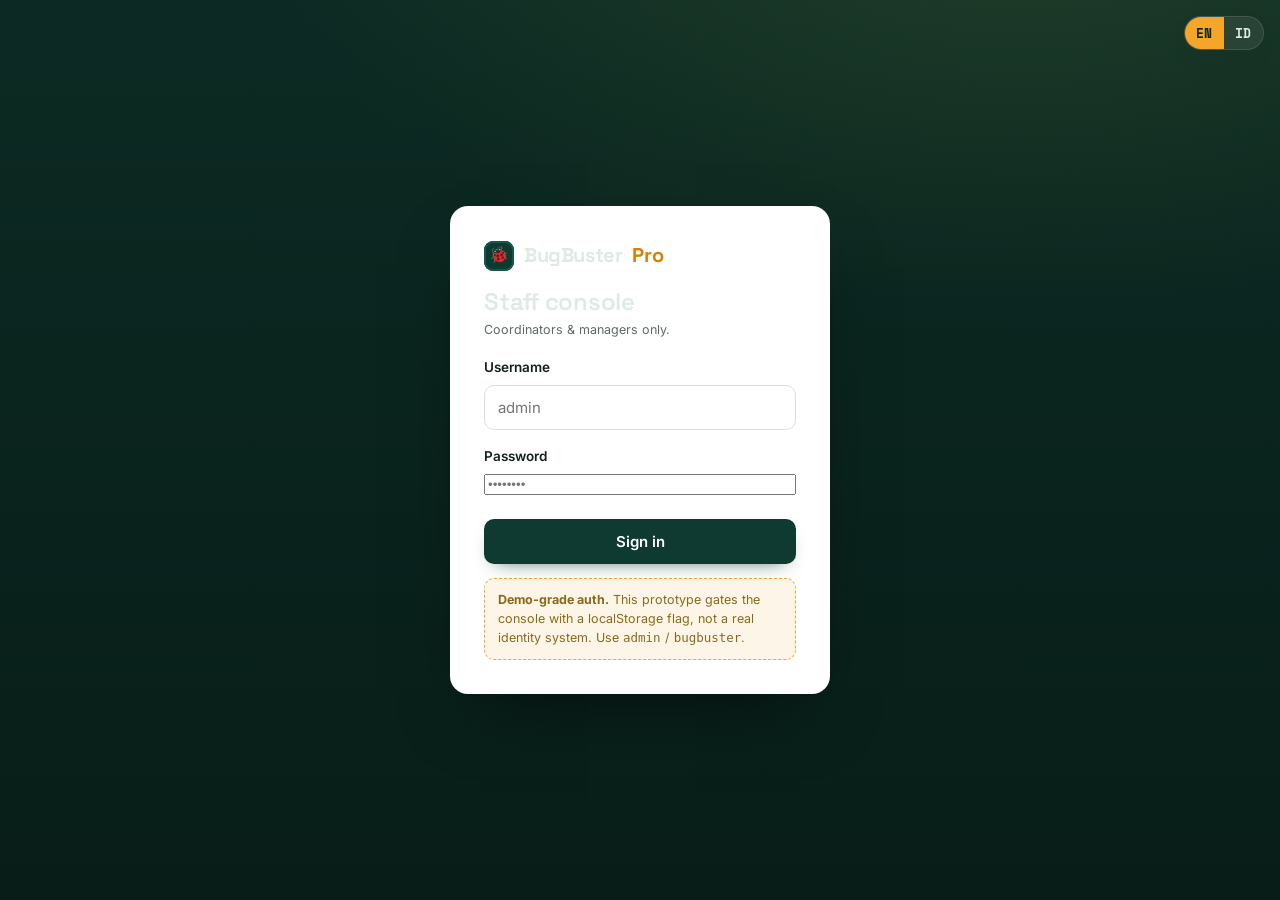
<file: admin/login.html>
<!DOCTYPE html>
<html lang="en">
<head>
<meta charset="UTF-8">
<meta name="viewport" content="width=device-width, initial-scale=1">
<meta name="robots" content="noindex, nofollow">
<title>Staff login · BugBuster Pro</title>
<link rel="preconnect" href="https://fonts.googleapis.com">
<link rel="preconnect" href="https://fonts.gstatic.com" crossorigin>
<link href="https://fonts.googleapis.com/css2?family=Space+Grotesk:wght@500;600;700&family=Inter:wght@400;500;600&family=Space+Mono:wght@400;700&display=swap" rel="stylesheet">
<link rel="stylesheet" href="../css/style.css">
<link rel="stylesheet" href="../css/admin.css">
</head>
<body class="admin">

<div class="login-wrap">
  <div class="login-card">
    <a class="brand" href="../index.html" style="font-size:20px"><span class="mark">🐞</span>BugBuster<b>Pro</b></a>
    <h2 style="margin:18px 0 4px">Staff console</h2>
    <p class="hint" style="margin-bottom:18px">Coordinators &amp; managers only.</p>
    <form id="loginForm" novalidate>
      <div class="form-row"><label class="lab">Username</label>
        <input type="text" name="user" placeholder="admin" autocomplete="username"></div>
      <div class="form-row mt16"><label class="lab">Password</label>
        <input type="password" name="pass" placeholder="••••••••" autocomplete="current-password"></div>
      <div class="inline-err" id="loginErr" style="display:none"></div>
      <button class="btn btn-block mt24" type="submit">Sign in</button>
    </form>
    <div class="demo-note"><strong>Demo-grade auth.</strong> This prototype gates the console with a localStorage flag, not a real identity system. Use <code>admin</code> / <code>bugbuster</code>.</div>
  </div>
</div>

<script>
  // Already signed in? skip straight to the dashboard.
  if (localStorage.getItem("bb_admin_auth")) location.replace("index.html");
  document.getElementById("loginForm").addEventListener("submit", function (e) {
    e.preventDefault();
    var u = this.user.value.trim(), p = this.pass.value;
    var err = document.getElementById("loginErr");
    if (u === "admin" && p === "bugbuster") {
      localStorage.setItem("bb_admin_auth", JSON.stringify({ user: u, at: new Date().toISOString() }));
      location.replace("index.html");
    } else {
      err.textContent = "Invalid credentials. Try admin / bugbuster.";
      err.style.display = "block";
    }
  });
</script>
<script src="../js/i18n.js"></script>
</body>
</html>
</file>
<file: css/style.css>
/* =====================================================================
   BugBuster Pro — css/style.css  (customer theme)
   Identity: "dispatch / field-ops console" — deep pine base, amber
   signature, monospace ID/status codes. Elevated build: one orchestrated
   motion language (rise / fade), layered depth, scroll-reveal, and a
   living ambient hero. Boldness spent on the coded-ops signature; the
   rest stays quiet. All class names preserved for app + i18n.
   ===================================================================== */

:root{
  --ink:#13201c; --pine:#0e3a31; --pine-2:#15584b; --pine-3:#0b2f28; --pine-ink:#0a261f;
  --haze:#f6f4ee; --paper:#ffffff;
  --amber:#f4a52a; --amber-2:#d97f06;
  --lime:#cfe55f; --mist:#eceee7; --line:#dcdfd6; --muted:#5e6b63;
  --danger:#bf3c2b; --ok:#1f7a52; --info:#2b6f8f;
  --r:16px; --rs:10px; --rx:999px;
  /* layered elevation */
  --e1:0 1px 2px rgba(19,32,28,.06), 0 2px 6px -2px rgba(14,58,49,.10);
  --e2:0 2px 4px rgba(19,32,28,.05), 0 16px 32px -20px rgba(14,58,49,.40);
  --e3:0 8px 18px -8px rgba(14,58,49,.28), 0 40px 70px -36px rgba(10,38,31,.55);
  --shadow:var(--e2);
  --glow:0 0 0 4px rgba(207,229,95,.16);
  /* motion */
  --ease:cubic-bezier(.22,.61,.36,1); --spring:cubic-bezier(.34,1.56,.64,1);
  --display:'Space Grotesk',system-ui,-apple-system,sans-serif;
  --body:'Inter',system-ui,-apple-system,sans-serif;
  --mono:'Space Mono','SFMono-Regular',ui-monospace,monospace;
}

*{box-sizing:border-box}
html{-webkit-text-size-adjust:100%;scroll-behavior:smooth}
body{
  margin:0; font-family:var(--body); color:var(--ink); line-height:1.55; font-size:16px;
  -webkit-font-smoothing:antialiased;
  background:
    radial-gradient(60% 60% at 100% 0%, rgba(21,88,75,.05), transparent 60%),
    radial-gradient(50% 50% at 0% 8%, rgba(244,165,42,.04), transparent 55%),
    var(--haze);
}
a{color:inherit;text-decoration:none}
img{max-width:100%;display:block}
h1,h2,h3,h4{font-family:var(--display);font-weight:600;line-height:1.1;margin:0;letter-spacing:-.01em}
p{margin:0}
.wrap{max-width:1120px;margin:0 auto;padding:0 22px}
.muted{color:var(--muted)}
.mono{font-family:var(--mono)}
.center{text-align:center}
section{padding:64px 0}
::selection{background:var(--amber);color:var(--pine-ink)}

/* one motion vocabulary ---------------------------------------------- */
@keyframes rise{from{opacity:0;transform:translateY(16px)}to{opacity:1;transform:none}}
@keyframes fade{from{opacity:0}to{opacity:1}}
@keyframes pop{from{transform:scale(.6);opacity:0}to{transform:scale(1);opacity:1}}
@keyframes drift{0%{transform:translate3d(0,0,0) scale(1)}50%{transform:translate3d(2.5%,2%,0) scale(1.06)}100%{transform:translate3d(0,0,0) scale(1)}}
@keyframes floaty{0%,100%{transform:rotate(-2deg) translateY(0)}50%{transform:rotate(-2deg) translateY(-9px)}}
@keyframes haloPulse{0%,100%{box-shadow:0 0 0 0 rgba(244,165,42,.30)}50%{box-shadow:0 0 0 6px rgba(244,165,42,0)}}
@keyframes dotPulse{0%,100%{box-shadow:0 0 0 0 currentColor;opacity:1}50%{box-shadow:0 0 0 4px transparent;opacity:.55}}
@keyframes sweep{to{transform:translateX(220%) skewX(-18deg)}}
@keyframes underline{from{transform:scaleX(0)}to{transform:scaleX(1)}}

/* ---------- header / nav ---------- */
.nav{position:sticky;top:0;z-index:40;background:rgba(246,244,238,.78);backdrop-filter:saturate(140%) blur(12px);
  border-bottom:1px solid var(--line);transition:box-shadow .3s var(--ease)}
.nav:hover{box-shadow:0 10px 30px -24px rgba(14,58,49,.5)}
.nav .wrap{display:flex;align-items:center;gap:20px;height:64px}
.brand{display:flex;align-items:center;gap:10px;font-family:var(--display);font-weight:700;font-size:18px;letter-spacing:-.02em}
.brand .mark{width:30px;height:30px;border-radius:9px;background:var(--pine);color:var(--lime);display:grid;place-items:center;
  font-size:16px;box-shadow:inset 0 0 0 2px var(--pine-2);transition:transform .35s var(--spring), box-shadow .3s}
.brand:hover .mark{transform:rotate(-8deg) scale(1.06);box-shadow:inset 0 0 0 2px var(--lime),0 6px 16px -8px rgba(14,58,49,.6)}
.brand b{color:var(--amber-2)}
.nav nav{display:flex;gap:4px;margin-left:auto;align-items:center}
.nav nav a{position:relative;padding:8px 12px;border-radius:var(--rs);font-size:14px;font-weight:500;color:var(--muted);
  transition:color .18s ease, background .18s ease}
.nav nav a:not(.cta)::after{content:"";position:absolute;left:12px;right:12px;bottom:5px;height:2px;border-radius:2px;
  background:var(--amber);transform:scaleX(0);transform-origin:left;transition:transform .25s var(--ease)}
.nav nav a:not(.cta):hover{color:var(--ink)}
.nav nav a:not(.cta):hover::after{transform:scaleX(1)}
.nav nav a.cta{background:var(--pine);color:#fff;font-weight:600;overflow:hidden;box-shadow:0 6px 16px -10px rgba(14,58,49,.9)}
.nav nav a.cta:hover{background:var(--pine-ink);color:#fff;transform:translateY(-1px)}
.menu-toggle{display:none}

/* ---------- buttons ---------- */
.btn{position:relative;display:inline-flex;align-items:center;gap:8px;justify-content:center;cursor:pointer;border:none;overflow:hidden;
  font-family:var(--body);font-weight:600;font-size:15px;padding:13px 20px;border-radius:var(--rs);
  background:var(--pine);color:#fff;box-shadow:0 8px 20px -12px rgba(14,58,49,.9);
  transition:transform .12s var(--ease), background .18s ease, box-shadow .25s ease}
.btn::after{content:"";position:absolute;top:0;left:-60%;width:40%;height:100%;
  background:linear-gradient(100deg,transparent,rgba(255,255,255,.35),transparent);transform:translateX(0) skewX(-18deg);pointer-events:none}
.btn:hover{background:var(--pine-ink);transform:translateY(-2px);box-shadow:0 16px 30px -16px rgba(10,38,31,.9)}
.btn:hover::after{animation:sweep .7s var(--ease)}
.btn:active{transform:translateY(0) scale(.99)}
.btn-amber{background:var(--amber);color:var(--pine-ink);box-shadow:0 8px 22px -12px rgba(217,127,6,.9)}
.btn-amber:hover{background:var(--amber-2);color:#fff;box-shadow:0 16px 34px -16px rgba(217,127,6,.85)}
.btn-ghost{background:transparent;color:var(--ink);box-shadow:inset 0 0 0 1.5px var(--line)}
.btn-ghost::after{display:none}
.btn-ghost:hover{background:var(--paper);box-shadow:inset 0 0 0 1.5px var(--pine-2),0 10px 24px -16px rgba(14,58,49,.5)}
.btn-sm{padding:9px 14px;font-size:13.5px}
.btn-block{width:100%}
.btn[disabled]{opacity:.5;cursor:not-allowed;transform:none;box-shadow:none}
.btn[disabled]::after{display:none}

/* ---------- coded chips / status (the signature) ---------- */
.tag{font-family:var(--mono);font-size:12px;font-weight:700;letter-spacing:.02em;padding:4px 9px;border-radius:7px;
  background:var(--pine-ink);color:var(--lime);display:inline-flex;align-items:center;gap:6px;
  box-shadow:inset 0 0 0 1px rgba(207,229,95,.18)}
.eyebrow{font-family:var(--mono);font-size:12px;letter-spacing:.16em;text-transform:uppercase;color:var(--amber-2);font-weight:700;
  display:inline-flex;align-items:center;gap:9px}
.eyebrow::before{content:"";width:22px;height:2px;background:linear-gradient(90deg,var(--amber),transparent);border-radius:2px}
.badge{position:relative;font-family:var(--mono);font-size:11.5px;font-weight:700;padding:4px 10px;border-radius:var(--rx);
  display:inline-flex;align-items:center;gap:6px;white-space:nowrap}
.badge::before{content:"";width:7px;height:7px;border-radius:50%;background:currentColor;flex:none}
.st-requested{background:#eef1ec;color:#5e6b63}
.st-confirmed{background:#e4f0f5;color:#246079}
.st-assigned,.st-technician-assigned{background:#fdf0db;color:#b9760a}
.st-in-progress{background:#e7f1ec;color:#1f7a52}
.st-in-progress::before{animation:dotPulse 1.6s var(--ease) infinite}
.st-completed{background:#e3f3e5;color:#1f7a3f}
.st-cancelled{background:#f6e7e4;color:#bf3c2b}

/* ---------- hero ---------- */
.hero{position:relative;overflow:hidden;color:#eaf1ec;padding:78px 0 88px;
  background:linear-gradient(180deg,#0e3a31,#0a261f)}
/* living ambient mesh */
.hero::before{content:"";position:absolute;inset:-20%;z-index:0;pointer-events:none;
  background:
    radial-gradient(38% 44% at 86% 8%, rgba(207,229,95,.22), transparent 60%),
    radial-gradient(40% 40% at 8% 0%, rgba(244,165,42,.16), transparent 55%),
    radial-gradient(36% 40% at 70% 92%, rgba(21,88,75,.55), transparent 60%);
  animation:drift 18s ease-in-out infinite}
/* fine grain for depth */
.hero::after{content:"";position:absolute;inset:0;z-index:0;pointer-events:none;opacity:.5;mix-blend-mode:overlay;
  background-image:url("data:image/svg+xml,%3Csvg xmlns='http://www.w3.org/2000/svg' width='120' height='120'%3E%3Cfilter id='n'%3E%3CfeTurbulence type='fractalNoise' baseFrequency='.9' numOctaves='2'/%3E%3C/filter%3E%3Crect width='100%25' height='100%25' filter='url(%23n)' opacity='.5'/%3E%3C/svg%3E")}
.hero .wrap{position:relative;z-index:1}
.hero .eyebrow{color:var(--lime);animation:rise .6s var(--ease) both}
.hero .eyebrow::before{background:linear-gradient(90deg,var(--lime),transparent)}
.hero h1{font-size:clamp(34px,5.4vw,62px);color:#fff;margin:14px 0 16px;letter-spacing:-.025em;
  animation:rise .7s var(--ease) .06s both}
.hero h1 .hl{color:var(--amber);position:relative;white-space:nowrap}
.hero h1 .hl::after{content:"";position:absolute;left:-.04em;right:-.04em;bottom:.07em;height:.42em;z-index:-1;border-radius:4px;
  background:linear-gradient(90deg,rgba(244,165,42,.28),rgba(244,165,42,.12));transform:scaleX(0);transform-origin:left;
  animation:underline .8s var(--ease) .5s both}
.hero p.lead{font-size:18px;color:#bfcdc4;max-width:560px;animation:rise .7s var(--ease) .14s both}
.hero-actions{display:flex;gap:12px;margin-top:28px;flex-wrap:wrap;animation:rise .7s var(--ease) .22s both}
.hero-strip{display:flex;gap:28px;margin-top:42px;flex-wrap:wrap;animation:rise .7s var(--ease) .3s both}
.hero-strip div{font-size:13.5px;color:#9fb3a8;position:relative;padding-left:14px}
.hero-strip div::before{content:"";position:absolute;left:0;top:6px;bottom:6px;width:3px;border-radius:3px;background:var(--amber);opacity:.7}
.hero-strip b{display:block;font-family:var(--display);font-size:27px;color:#fff;font-weight:600;letter-spacing:-.02em}
.hero-card{position:absolute;right:-12px;bottom:-18px;width:340px;max-width:42vw;background:var(--paper);color:var(--ink);z-index:1;
  border-radius:var(--r);box-shadow:var(--e3);padding:18px;transform:rotate(-2deg);display:none;
  animation:floaty 7s ease-in-out 1s infinite}
@media(min-width:1040px){.hero-card{display:block}}
.hero-card .row{display:flex;justify-content:space-between;align-items:center;padding:9px 0;border-bottom:1px dashed var(--line);font-size:13.5px}
.hero-card .row:last-child{border:none}

/* ---------- generic cards / grids ---------- */
.grid{display:grid;gap:18px}
.g-3{grid-template-columns:repeat(3,1fr)}
.g-2{grid-template-columns:repeat(2,1fr)}
.card{position:relative;background:var(--paper);border:1px solid var(--line);border-radius:var(--r);padding:20px;box-shadow:var(--e1);
  transition:box-shadow .3s var(--ease), border-color .25s, transform .2s var(--ease)}
.section-head{display:flex;align-items:end;justify-content:space-between;gap:16px;margin-bottom:26px;flex-wrap:wrap}
.section-head h2{font-size:clamp(26px,3.4vw,38px)}
.section-head p{max-width:520px}

/* ---------- service catalog ---------- */
.svc-toolbar{display:flex;gap:10px;flex-wrap:wrap;margin-bottom:22px;align-items:center}
.svc-card{display:flex;flex-direction:column;gap:10px;position:relative;overflow:hidden;
  transition:transform .22s var(--ease), box-shadow .3s var(--ease), border-color .25s}
.svc-card::before{content:"";position:absolute;left:0;right:0;top:0;height:3px;border-radius:3px 3px 0 0;
  background:linear-gradient(90deg,var(--amber),var(--lime));transform:scaleX(0);transform-origin:left;transition:transform .3s var(--ease)}
.svc-card:hover{transform:translateY(-5px);border-color:var(--pine-2);box-shadow:var(--e3)}
.svc-card:hover::before{transform:scaleX(1)}
.svc-icon{font-size:30px;width:54px;height:54px;border-radius:13px;background:var(--mist);display:grid;place-items:center;
  transition:transform .35s var(--spring), background .25s}
.svc-card:hover .svc-icon{transform:scale(1.08) rotate(-6deg);background:#e8efe9}
.svc-card h3{font-size:19px}
.svc-card .sub{font-family:var(--mono);font-size:12px;color:var(--amber-2);font-weight:700}
.svc-card .desc{font-size:14px;color:var(--muted);flex:1}
.svc-meta{display:flex;justify-content:space-between;align-items:center;margin-top:6px;padding-top:14px;border-top:1px solid var(--line)}
.price{font-family:var(--display);font-weight:600;font-size:20px}
.dur{font-family:var(--mono);font-size:12px;color:var(--muted)}

/* ---------- forms ---------- */
.form-grid{display:grid;gap:18px;grid-template-columns:1fr 1fr}
.form-row{display:flex;flex-direction:column;gap:7px}
.form-row.full{grid-column:1/-1}
label.lab{font-size:13.5px;font-weight:600;color:var(--ink)}
label.lab .req{color:var(--amber-2)}
.hint{font-size:12.5px;color:var(--muted)}
input[type=text],input[type=email],input[type=tel],input[type=number],input[type=date],select,textarea{
  font-family:var(--body);font-size:15px;color:var(--ink);background:var(--paper);
  border:1.5px solid var(--line);border-radius:var(--rs);padding:12px 13px;width:100%;
  transition:border-color .18s, box-shadow .25s, transform .12s}
textarea{resize:vertical;min-height:90px}
input:focus,select:focus,textarea:focus{outline:none;border-color:var(--pine-2);box-shadow:0 0 0 3px rgba(21,88,75,.14)}
.has-error{border-color:var(--danger)!important;box-shadow:0 0 0 3px rgba(191,60,43,.14)!important}
.field-error{color:var(--danger);font-size:12.5px;margin-top:2px;font-weight:500;animation:rise .25s var(--ease) both}
select{appearance:none;background-image:url("data:image/svg+xml;utf8,<svg xmlns='http://www.w3.org/2000/svg' width='14' height='14' viewBox='0 0 24 24' fill='none' stroke='%235e6b63' stroke-width='2.5'><path d='M6 9l6 6 6-6'/></svg>");background-repeat:no-repeat;background-position:right 12px center;padding-right:36px}

/* choice cards (radio / checkbox) */
.choice-grid{display:grid;gap:10px;grid-template-columns:repeat(auto-fit,minmax(140px,1fr))}
.choice{position:relative;cursor:pointer}
.choice input{position:absolute;opacity:0;inset:0;cursor:pointer}
.choice .box{border:1.5px solid var(--line);border-radius:var(--rs);padding:12px 14px;font-size:14px;font-weight:500;
  background:var(--paper);transition:transform .15s var(--ease), border-color .15s, background .15s, box-shadow .2s;display:flex;align-items:center;gap:9px}
.choice .box small{display:block;color:var(--muted);font-weight:400;font-size:12px}
.choice:hover .box{border-color:var(--pine-2);transform:translateY(-1px);box-shadow:0 8px 18px -14px rgba(14,58,49,.6)}
.choice input:checked+.box{border-color:var(--pine-2);background:#f1f6f3;box-shadow:inset 0 0 0 1.5px var(--pine-2)}
.choice input:focus-visible+.box{box-shadow:0 0 0 3px rgba(21,88,75,.2)}
.switch{display:flex;align-items:center;gap:12px;padding:14px;border:1.5px solid var(--line);border-radius:var(--rs);background:var(--paper);transition:border-color .2s}
.switch:hover{border-color:var(--pine-2)}
.switch input{width:18px;height:18px;accent-color:var(--pine)}

/* ---------- cart / summary ---------- */
.summary{position:sticky;top:84px}
.line{display:flex;justify-content:space-between;align-items:center;padding:11px 0;border-bottom:1px dashed var(--line);font-size:14.5px;animation:fade .3s var(--ease) both}
.line:last-of-type{border:none}
.total-line{display:flex;justify-content:space-between;align-items:center;margin-top:12px;padding-top:14px;border-top:2px solid var(--ink)}
.total-line .price{font-size:24px}
.pick{display:flex;justify-content:space-between;align-items:center;gap:10px;padding:12px;border:1.5px solid var(--line);border-radius:var(--rs);margin-bottom:10px;
  transition:border-color .2s, background .2s, transform .15s var(--ease);animation:rise .3s var(--ease) both}
.pick:hover{transform:translateX(2px)}
.pick.active{border-color:var(--pine-2);background:#f1f6f3}
.qty{display:flex;align-items:center;gap:6px}
.qty button{width:30px;height:30px;border-radius:8px;border:1.5px solid var(--line);background:var(--paper);cursor:pointer;font-size:16px;font-weight:700;color:var(--pine);
  transition:transform .12s var(--spring), border-color .15s, background .15s}
.qty button:hover{border-color:var(--pine-2);background:#f1f6f3;transform:scale(1.1)}
.qty button:active{transform:scale(.92)}
.stepwrap{display:flex;gap:8px;margin-bottom:26px;flex-wrap:wrap}
.stepwrap .step{font-family:var(--mono);font-size:12px;font-weight:700;padding:7px 12px;border-radius:var(--rx);background:var(--mist);color:var(--muted);transition:.2s var(--ease)}
.stepwrap .step.on{background:var(--pine);color:#fff;box-shadow:0 6px 14px -8px rgba(14,58,49,.8)}
.stepwrap .step.done{background:var(--lime);color:var(--pine-ink)}

/* ---------- tracking timeline ---------- */
.timeline{position:relative;margin:8px 0 0;padding-left:6px}
.tl-item{position:relative;padding:0 0 26px 34px;animation:rise .45s var(--ease) both}
.tl-item:nth-child(2){animation-delay:.07s}.tl-item:nth-child(3){animation-delay:.14s}
.tl-item:nth-child(4){animation-delay:.21s}.tl-item:nth-child(5){animation-delay:.28s}
.tl-item::before{content:"";position:absolute;left:9px;top:22px;bottom:-4px;width:2px;background:var(--line)}
.tl-item:last-child::before{display:none}
.tl-dot{position:absolute;left:0;top:2px;width:20px;height:20px;border-radius:50%;background:var(--paper);border:2px solid var(--line);display:grid;place-items:center;font-size:11px;color:#fff;transition:.25s var(--ease)}
.tl-item.done .tl-dot{background:var(--ok);border-color:var(--ok)}
.tl-item.current .tl-dot{background:var(--amber);border-color:var(--amber);animation:haloPulse 1.8s var(--ease) infinite}
.tl-item.done::before{background:linear-gradient(180deg,var(--ok),var(--ok))}
.tl-title{font-weight:600;font-size:15px}
.tl-time{font-family:var(--mono);font-size:12px;color:var(--muted)}

/* ---------- stars ---------- */
.stars{display:inline-flex;gap:4px;font-size:24px;cursor:pointer}
.stars span{color:var(--line);transition:transform .15s var(--spring), color .12s;line-height:1}
.stars span:hover{transform:scale(1.25)}
.stars span.on{color:var(--amber);animation:pop .25s var(--spring)}
.stars.readonly{cursor:default;font-size:16px}
.stars.readonly span{transition:none}.stars.readonly span:hover{transform:none}

/* ---------- feedback cards ---------- */
.fb-card{display:flex;flex-direction:column;gap:8px;transition:transform .2s var(--ease), box-shadow .3s var(--ease)}
.fb-card:hover{transform:translateY(-3px);box-shadow:var(--e2)}
.fb-top{display:flex;justify-content:space-between;align-items:center;gap:10px}
.fb-card .quote{font-size:15px}

/* ---------- toast ---------- */
.toast-wrap{position:fixed;right:18px;bottom:18px;z-index:80;display:flex;flex-direction:column;gap:10px}
.toast{background:var(--pine-ink);color:#eaf1ec;padding:13px 16px;border-radius:12px;font-size:14px;max-width:330px;
  box-shadow:var(--e3);display:flex;gap:10px;align-items:start;animation:toastIn .45s var(--spring)}
.toast.ok{border-left:3px solid var(--lime)}
.toast.err{border-left:3px solid var(--danger)}
@keyframes toastIn{from{transform:translateY(16px) scale(.96);opacity:0}to{transform:translateY(0) scale(1);opacity:1}}

/* ---------- empty state ---------- */
.empty{text-align:center;padding:48px 20px;color:var(--muted)}
.empty .em{font-size:40px;margin-bottom:8px;animation:floaty 6s ease-in-out infinite;display:inline-block}

/* ---------- footer ---------- */
.footer{background:var(--pine-ink);color:#a9bdb2;padding:40px 0;font-size:14px;position:relative;overflow:hidden}
.footer::before{content:"";position:absolute;inset:0;pointer-events:none;
  background:radial-gradient(60% 100% at 100% 0%, rgba(207,229,95,.06), transparent 60%)}
.footer .wrap{position:relative;display:flex;justify-content:space-between;gap:20px;flex-wrap:wrap;align-items:center}
.footer .brand{color:#fff}
.footer a{transition:color .18s}
.footer a:hover{color:var(--lime)}
.note{font-size:12px;color:#7e948a;margin-top:6px}

/* ---------- responsive ---------- */
@media(max-width:860px){
  .g-3{grid-template-columns:1fr 1fr}
  .form-grid{grid-template-columns:1fr}
  .two-col{grid-template-columns:1fr!important}
}
@media(max-width:620px){
  section{padding:46px 0}
  .g-3,.g-2{grid-template-columns:1fr}
  .nav nav{display:none;position:absolute;top:64px;left:0;right:0;flex-direction:column;background:var(--haze);border-bottom:1px solid var(--line);padding:10px 22px;gap:4px}
  .nav nav.open{display:flex;animation:rise .25s var(--ease)}
  .nav nav a{padding:11px 12px}
  .nav nav a:not(.cta)::after{display:none}
  .menu-toggle{display:inline-flex;margin-left:auto;background:none;border:1.5px solid var(--line);border-radius:9px;padding:7px 10px;cursor:pointer;font-size:18px;transition:border-color .2s}
  .menu-toggle:hover{border-color:var(--pine-2)}
  .hero-strip{gap:18px}
}

/* a11y */
:focus-visible{outline:3px solid var(--amber);outline-offset:2px}
@media(prefers-reduced-motion:reduce){*{animation:none!important;transition:none!important}}

/* scroll-reveal (progressive enhancement; safe + reduced-motion aware) -
   Hidden state lives ONLY in the keyframe, so unsupported browsers and
   reduced-motion users always see content. Customer pages only. */
@supports (animation-timeline: view()){
  @media (prefers-reduced-motion:no-preference){
    body:not(.admin) .section-head,
    body:not(.admin) .two-col,
    body:not(.admin) section > .wrap > .card{
      animation:revealUp linear both;animation-timeline:view();animation-range:entry 2% cover 30%}
    body:not(.admin) .svc-card,
    body:not(.admin) .fb-card{
      animation:revealFade linear both;animation-timeline:view();animation-range:entry 0% cover 26%}
  }
}
@keyframes revealUp{from{opacity:0;transform:translateY(28px)}to{opacity:1;transform:none}}
@keyframes revealFade{from{opacity:0;transform:scale(.985)}to{opacity:1;transform:none}}

/* layout helpers */
.two-col{display:grid;grid-template-columns:1.6fr 1fr;gap:28px;align-items:start}
.stack-sm>*+*{margin-top:10px}
.mt8{margin-top:8px}.mt16{margin-top:16px}.mt24{margin-top:24px}
.flex{display:flex;gap:10px;align-items:center;flex-wrap:wrap}
.spread{display:flex;justify-content:space-between;align-items:center;gap:12px}
</file>
<file: css/admin.css>
/* =====================================================================
   BugBuster Pro — css/admin.css  (back-office "control room" theme)
   Loads AFTER style.css (reuses its tokens, motion keyframes, .btn,
   .badge, status chips). Dark chrome (canvas + sidebar); content panels
   reuse the light .card / .tbl components. Elevated: sliding nav
   indicator, KPI hover, growing analytics bars, live table rows, an
   ambient ops grid, and a glowing login. All class names preserved.
   ===================================================================== */

@keyframes barGrow{from{transform:scaleX(0)}to{transform:scaleX(1)}}
@keyframes glowRing{0%,100%{box-shadow:0 30px 70px -30px rgba(0,0,0,.6),0 0 0 1px rgba(207,229,95,.10)}50%{box-shadow:0 30px 70px -30px rgba(0,0,0,.6),0 0 36px -6px rgba(207,229,95,.28)}}
@keyframes pillPulse{0%,100%{opacity:1}50%{opacity:.45}}

body.admin{
  background:
    radial-gradient(120% 80% at 100% 0%, rgba(207,229,95,.06), transparent 50%),
    linear-gradient(180deg,#0c2a23,#081d18);
  color:#dfeae4;min-height:100vh;
}

.admin-shell{position:relative;display:grid;grid-template-columns:248px 1fr;min-height:100vh}
/* faint ops grid for control-room texture */
.admin-shell::before{content:"";position:fixed;inset:0;z-index:0;pointer-events:none;opacity:.5;
  background-image:linear-gradient(rgba(255,255,255,.025) 1px,transparent 1px),linear-gradient(90deg,rgba(255,255,255,.025) 1px,transparent 1px);
  background-size:48px 48px;mask-image:radial-gradient(120% 80% at 70% 0%,#000,transparent 75%)}
.admin-shell > *{position:relative;z-index:1}

/* sidebar */
.sidebar{background:#081d18;border-right:1px solid rgba(255,255,255,.07);padding:20px 14px;position:sticky;top:0;height:100vh;display:flex;flex-direction:column;gap:6px}
.sidebar .brand{color:#fff;margin:4px 8px 18px}
.sidebar .brand .mark{transition:transform .35s var(--spring)}
.sidebar .brand:hover .mark{transform:rotate(-8deg) scale(1.06)}
.sidebar .navbtn{position:relative;display:flex;align-items:center;gap:11px;width:100%;text-align:left;background:none;border:none;cursor:pointer;
  color:#9fb6ab;font-family:var(--body);font-size:14.5px;font-weight:500;padding:11px 12px;border-radius:10px;
  transition:background .18s, color .18s, transform .15s var(--ease)}
.sidebar .navbtn::before{content:"";position:absolute;left:4px;top:50%;width:3px;height:0;border-radius:3px;background:var(--lime);transform:translateY(-50%);transition:height .25s var(--ease)}
.sidebar .navbtn:hover{background:rgba(255,255,255,.05);color:#fff;transform:translateX(2px)}
.sidebar .navbtn.on{background:var(--pine-2);color:#fff;font-weight:600}
.sidebar .navbtn.on::before{height:20px}
.sidebar .navbtn .ic{width:20px;text-align:center;transition:transform .25s var(--spring)}
.sidebar .navbtn:hover .ic{transform:scale(1.18)}
.sidebar .sb-foot{margin-top:auto;padding:10px 8px;border-top:1px solid rgba(255,255,255,.07)}
.sidebar .sb-foot a{color:#7e978c;font-size:12.5px;transition:color .18s}
.sidebar .sb-foot a:hover{color:var(--lime)}

/* main + topbar */
.main{padding:22px 28px 60px;min-width:0}
.topbar{display:flex;align-items:center;gap:14px;margin-bottom:24px;flex-wrap:wrap;animation:rise .5s var(--ease) both}
.topbar h1{font-size:26px;color:#fff;margin-right:auto;letter-spacing:-.02em}
.topbar .pill{font-family:var(--mono);font-size:12px;background:rgba(255,255,255,.07);color:#cfe0d7;padding:6px 11px;border-radius:var(--rx);
  box-shadow:inset 0 0 0 1px rgba(255,255,255,.06)}
.iconbtn{background:rgba(255,255,255,.06);border:1px solid rgba(255,255,255,.1);color:#dfeae4;cursor:pointer;
  padding:8px 13px;border-radius:10px;font-size:13.5px;font-weight:600;display:inline-flex;gap:7px;align-items:center;
  transition:background .18s, transform .12s var(--ease), border-color .18s}
.iconbtn:hover{background:rgba(255,255,255,.13);transform:translateY(-1px);border-color:rgba(255,255,255,.2)}
.iconbtn:active{transform:translateY(0)}
.iconbtn.amber{background:var(--amber);color:var(--pine-ink);border-color:transparent}
.iconbtn.amber:hover{background:var(--amber-2);color:#fff}

/* section heading on dark */
.vhead{display:flex;align-items:end;justify-content:space-between;gap:14px;margin:6px 0 16px;flex-wrap:wrap;animation:rise .45s var(--ease) both}
.vhead h2{color:#fff;font-size:21px;letter-spacing:-.01em}
.vhead p{color:#94a99e;font-size:13.5px}
.dark-eyebrow{font-family:var(--mono);font-size:11.5px;letter-spacing:.14em;text-transform:uppercase;color:var(--lime);font-weight:700;display:inline-flex;align-items:center;gap:8px}
.dark-eyebrow::before{content:"";width:18px;height:2px;background:linear-gradient(90deg,var(--lime),transparent);border-radius:2px}

/* KPI stats (light cards on dark) */
.kpis{display:grid;grid-template-columns:repeat(auto-fit,minmax(158px,1fr));gap:14px;margin-bottom:8px}
.stat{position:relative;overflow:hidden;background:var(--paper);border:1px solid var(--line);border-radius:14px;padding:16px 18px;
  box-shadow:var(--e1);transition:transform .2s var(--ease), box-shadow .3s var(--ease);animation:rise .5s var(--ease) both}
.stat::before{content:"";position:absolute;left:0;top:0;bottom:0;width:3px;background:var(--pine-2);opacity:.0;transition:opacity .25s}
.stat:hover{transform:translateY(-3px);box-shadow:var(--e3)}
.stat:hover::before{opacity:1}
.stat .l{font-size:12.5px;color:var(--muted);font-weight:600;text-transform:uppercase;letter-spacing:.04em}
.stat .n{font-family:var(--display);font-weight:600;font-size:30px;margin-top:6px;color:var(--ink);line-height:1}
.stat.alert{box-shadow:var(--e1),inset 0 0 0 1px rgba(217,127,6,.25)}
.stat.alert::before{background:var(--amber);opacity:1}
.stat.alert .n{color:var(--amber-2)}
.stat.good::before{background:var(--ok);opacity:1}
.stat.good .n{color:var(--ok)}

/* tables */
.tbl{width:100%;border-collapse:collapse;font-size:14px}
.tbl th{text-align:left;font-size:11.5px;text-transform:uppercase;letter-spacing:.05em;color:var(--muted);font-weight:700;padding:10px 12px;border-bottom:2px solid var(--line);position:sticky;top:0;background:var(--paper);z-index:2}
.tbl td{padding:12px;border-bottom:1px solid var(--line);vertical-align:middle;transition:background .15s}
.tbl tr:last-child td{border-bottom:none}
.tbl tbody tr{transition:transform .12s var(--ease)}
.tbl tr:hover td{background:#f4f8f5}
.tbl .id{font-family:var(--mono);font-size:12.5px;font-weight:700}
.tbl .num{text-align:right;font-family:var(--mono)}
.tablecard{padding:8px}
.tablecard .pad{padding:12px}

/* small toolbar above tables */
.toolbar{display:flex;gap:10px;align-items:center;flex-wrap:wrap;margin-bottom:14px}
.toolbar select{max-width:220px}
.spacer{margin-left:auto}

/* inline assign / adjust rows */
.rowform{display:flex;gap:8px;align-items:center;flex-wrap:wrap}
.rowform select,.rowform input{max-width:200px}
.inline-err{color:var(--danger);font-size:12.5px;font-weight:600;margin-top:6px;animation:rise .25s var(--ease) both}

/* bars (analytics) — grow on render */
.bars{display:flex;flex-direction:column;gap:10px}
.bar-row{display:flex;align-items:center;gap:12px;font-size:13.5px}
.bar-row .lab{width:130px;color:var(--ink);font-weight:500;flex-shrink:0}
.bar-row .track{flex:1;height:14px;background:var(--mist);border-radius:7px;overflow:hidden}
.bar-row .fill{height:100%;background:linear-gradient(90deg,var(--pine-2),#1c7763);border-radius:7px;transform-origin:left center;animation:barGrow .9s var(--ease) both}
.bar-row .fill.amber{background:linear-gradient(90deg,var(--amber),var(--amber-2))}
.bar-row .val{width:42px;text-align:right;font-family:var(--mono);color:var(--muted)}

/* checkbox group for report pests */
.checks{display:grid;grid-template-columns:repeat(auto-fit,minmax(140px,1fr));gap:8px}
.checks label{display:flex;gap:8px;align-items:center;padding:9px 11px;border:1.5px solid var(--line);border-radius:10px;font-size:13.5px;cursor:pointer;background:var(--paper);
  transition:border-color .15s, transform .12s var(--ease), box-shadow .2s}
.checks label:hover{border-color:var(--pine-2);transform:translateY(-1px);box-shadow:0 8px 16px -14px rgba(14,58,49,.6)}
.checks input{width:16px;height:16px;accent-color:var(--pine)}

/* login */
.login-wrap{min-height:100vh;display:grid;place-items:center;padding:24px;
  background:radial-gradient(120% 90% at 80% -10%,rgba(207,229,95,.10),transparent 50%),linear-gradient(180deg,#0c2a23,#081d18)}
.login-card{background:var(--paper);border-radius:18px;padding:34px;max-width:380px;width:100%;
  box-shadow:0 30px 70px -30px rgba(0,0,0,.6);animation:glowRing 5s ease-in-out 1s infinite, rise .6s var(--ease) both}
.demo-note{background:#fdf6e8;border:1px dashed var(--amber);border-radius:10px;padding:11px 13px;font-size:12.5px;color:#8a6a18;margin-top:14px}

@media(max-width:820px){
  .admin-shell{grid-template-columns:1fr}
  .sidebar{position:static;height:auto;flex-direction:row;flex-wrap:wrap;overflow:auto;gap:4px}
  .sidebar .brand{width:100%}
  .sidebar .navbtn{width:auto}
  .sidebar .navbtn::before{display:none}
  .sidebar .sb-foot{display:none}
  .main{padding:18px}
  .tbl{font-size:13px}
  .tbl th{position:static}
}

/* =========================================
   FIX WARNA FONT ADMIN (TEKS DI DALAM KOTAK)
   ========================================= */
.card, .tablecard, .checks label {
  color: var(--ink) !important;
}
.empty {
  color: var(--muted) !important;
}
.tbl {
  color: var(--ink);
}
</file>
